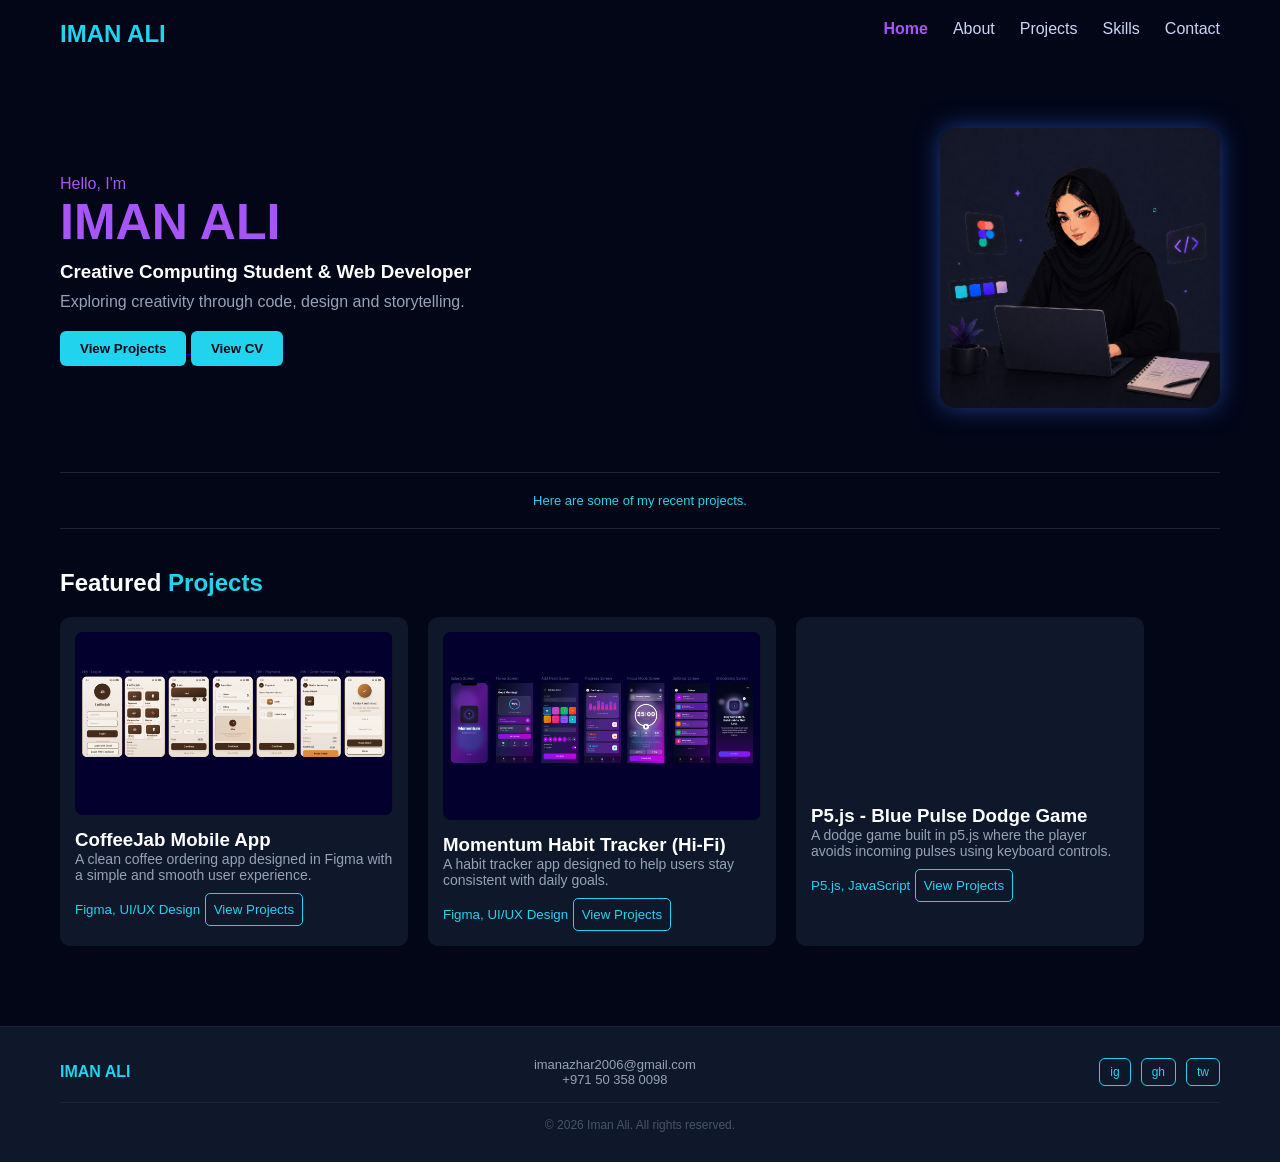
<file: index.html>
<!DOCTYPE html>
<html lang="en">

<head>
  <meta charset="UTF-8">
  <meta name="viewport" content="width=device-width, initial-scale=1.0">
  <title>Home</title>
  <link rel="stylesheet" href="style.css">
</head>

<body>

<!-- nav -->
<nav>
  <h2>IMAN ALI</h2>

  <ul>
    <li><a href="#" class="active">Home</a></li>
    <li><a href="about.html">About</a></li>
    <li><a href="projects.html">Projects</a></li>
    <li><a href="skills.html">Skills</a></li>
    <li><a href="contact.html">Contact</a></li>
  </ul>
</nav>

<!-- hero -->
<section class="hero">

  <div class="left">
    <p class="small">Hello, I'm</p>

    <h1>IMAN ALI</h1>

    <h3>Creative Computing Student & Web Developer</h3>

    <p class="desc">
      Exploring creativity through code, design and storytelling.
    </p>

    <a href="projects.html">
      <button>View Projects</button>
    </a>

    <a href="Images/Iman-Ali-CV.pdf" target="_blank"><button>View CV</button></a>
  </div>

  <div class="right">
    <img src="Images/avatar.png" alt="profile image">
  </div>

</section>

<!-- divider -->
<div class="divider">
  <p>Here are some of my recent projects.</p>
</div>

<!-- projects -->
<section class="projects">

  <h2>Featured <span>Projects</span></h2>

  <div class="cards">

    <!-- card -->
    <div class="card">

      <img src="Images/coffeejab-app-Hifi.png" alt="CoffeeJab Mobile app">

      <h3>CoffeeJab Mobile App</h3>

      <p>
        A clean coffee ordering app designed in Figma with a simple and smooth user experience.
      </p>

      <small>Figma, UI/UX Design</small>

      <a href="projects.html">
        <button>View Projects</button>
      </a>

    </div>

    <div class="card">

      <img src="Images/momentum-habit-tracker-HiFi.png" alt="Momentum Habit Tracking app">

      <h3>Momentum Habit Tracker (Hi-Fi)</h3>

      <p>
        A habit tracker app designed to help users stay consistent with daily goals.
      </p>

      <small>Figma, UI/UX Design</small>

      <a href="projects.html">
        <button>View Projects</button>
      </a>

    </div>

    <div class="card">

      <video width="100%" autoplay muted loop>
        <source src="Images/dodge-game.mp4" type="video/mp4">
      </video>

      <h3>P5.js - Blue Pulse Dodge Game</h3>

      <p>
        A dodge game built in p5.js where the player avoids incoming pulses using keyboard controls.
      </p>

      <small>P5.js, JavaScript</small>

      <a href="projects.html">
        <button>View Projects</button>
      </a>

    </div>

  </div>

</section>

<!-- footer -->
<footer>
  <div class="footer-content">
    <p class="footer-name">IMAN ALI</p>
    <div class="footer-info">
      <p>imanazhar2006@gmail.com</p>
      <p>+971 50 358 0098</p>
    </div>
    <div class="footer-socials">
      <a href="https://www.instagram.com/imanali.azhar/" target="_blank">ig</a>
      <a href="https://github.com/imanazhar2006" target="_blank">gh</a>
      <a href="https://x.com/iim1vx" target="_blank">tw</a>
    </div>
  </div>
  <p class="footer-bottom">© 2026 Iman Ali. All rights reserved.</p>
</footer>

<script src="script.js"></script>
</body>
</html>
</file>
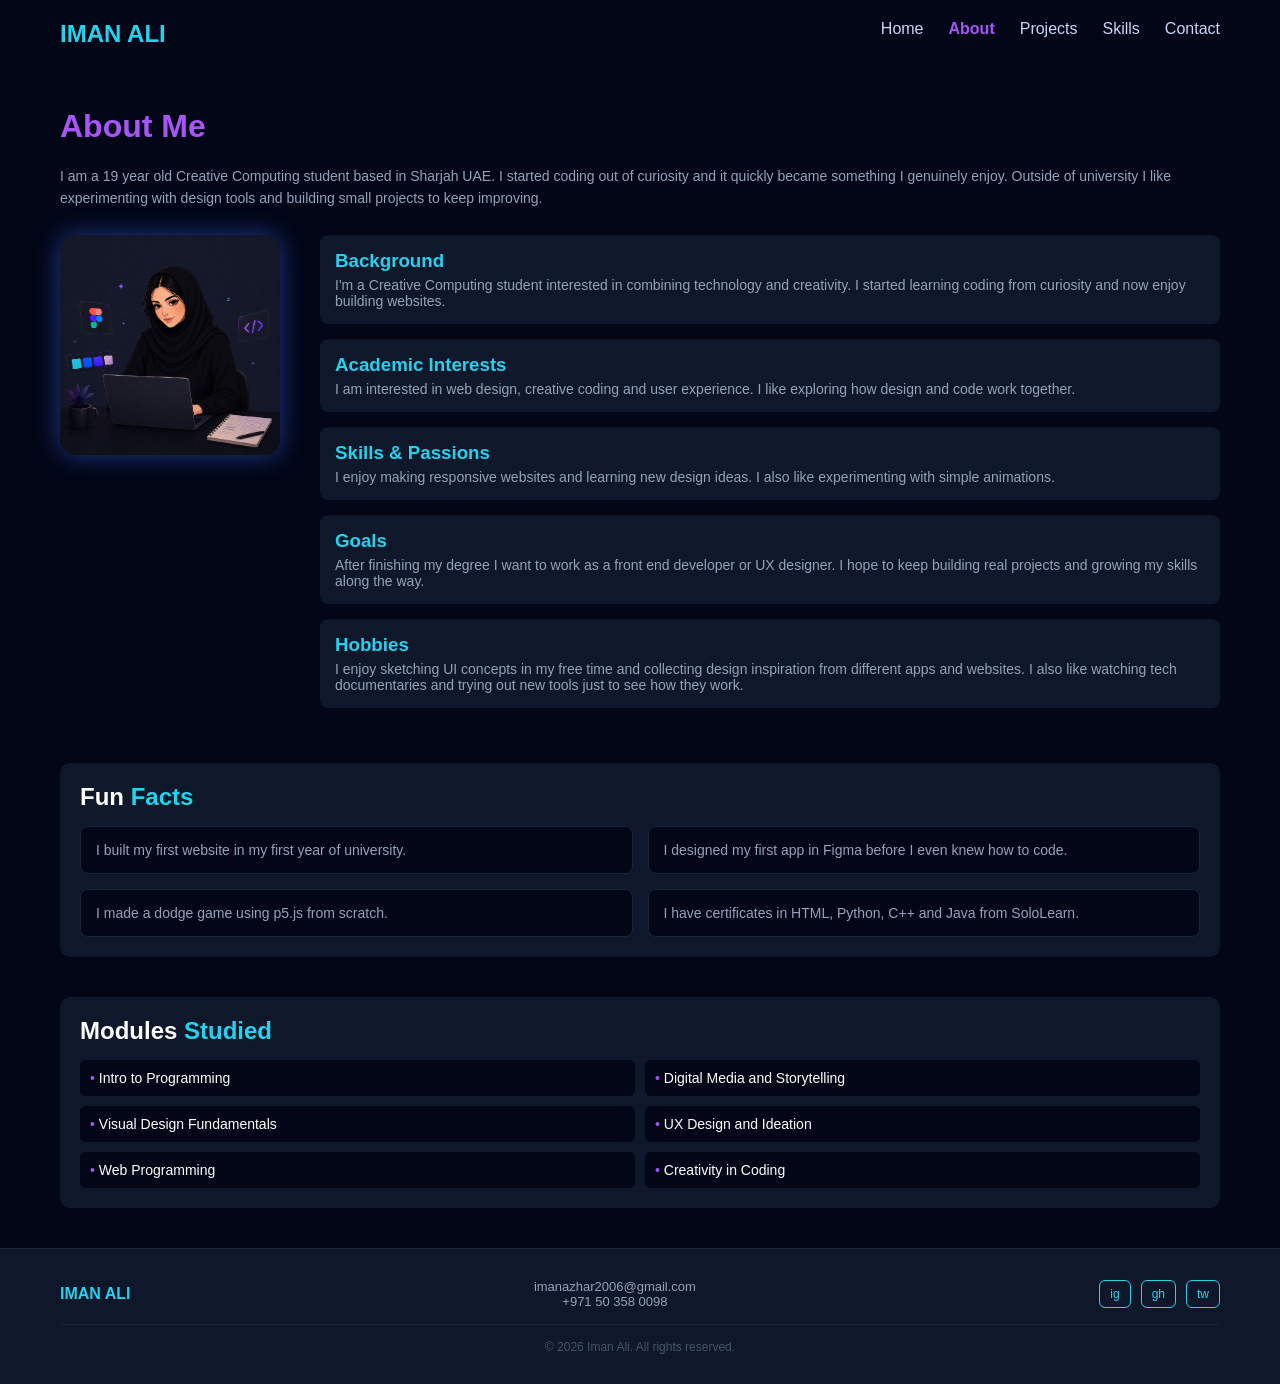
<file: about.html>
<!DOCTYPE html>
<html lang="en">

<head>
  <meta charset="UTF-8">
  <meta name="viewport" content="width=device-width, initial-scale=1.0">
  <title>About</title>
  <link rel="stylesheet" href="style.css">
</head>

<body>

<!-- nav -->
<nav>
  <h2>IMAN ALI</h2>

  <ul>
    <li><a href="index.html">Home</a></li>
    <li><a href="#" class="active">About</a></li>
    <li><a href="projects.html">Projects</a></li>
    <li><a href="skills.html">Skills</a></li>
    <li><a href="contact.html">Contact</a></li>
  </ul>
</nav>

<h1 class="title">About Me</h1>

<!-- intro -->
<p class="about-intro">I am a 19 year old Creative Computing student based in Sharjah UAE. I started coding out of curiosity and it quickly became something I genuinely enjoy. Outside of university I like experimenting with design tools and building small projects to keep improving.</p>

<div class="about">

  <div class="about-img">
    <img src="Images/avatar.png" alt="profile image">
  </div>

  <div class="about-text">

    <div class="box">
      <h3>Background</h3>

      <p>
        I'm a Creative Computing student interested in combining technology and creativity. I started learning coding from curiosity and now enjoy building websites.
      </p>
    </div>

    <div class="box">
      <h3>Academic Interests</h3>

      <p>
        I am interested in web design, creative coding and user experience. I like exploring how design and code work together.
      </p>
    </div>

    <div class="box">
      <h3>Skills & Passions</h3>

      <p>
        I enjoy making responsive websites and learning new design ideas. I also like experimenting with simple animations.
      </p>
    </div>

    <div class="box">
      <h3>Goals</h3>

      <p>
        After finishing my degree I want to work as a front end developer or UX designer. I hope to keep building real projects and growing my skills along the way.
      </p>
    </div>

    <div class="box">
      <h3>Hobbies</h3>

      <p>
        I enjoy sketching UI concepts in my free time and collecting design inspiration from different apps and websites. I also like watching tech documentaries and trying out new tools just to see how they work.
      </p>
    </div>

  </div>

</div>

<!-- fun facts -->
<div class="funfacts">
  <h2>Fun <span>Facts</span></h2>

  <div class="facts-list">
    <div class="fact-card">
      <p>I built my first website in my first year of university.</p>
    </div>
    <div class="fact-card">
      <p>I designed my first app in Figma before I even knew how to code.</p>
    </div>
    <div class="fact-card">
      <p>I made a dodge game using p5.js from scratch.</p>
    </div>
    <div class="fact-card">
      <p>I have certificates in HTML, Python, C++ and Java from SoloLearn.</p>
    </div>
  </div>
</div>

<!-- modules -->
<div class="modules">

  <h2>Modules <span>Studied</span></h2>

  <div class="module-list">
    <p><span style="color: #a855f7">•</span> Intro to Programming</p>
    <p><span style="color: #a855f7">•</span> Digital Media and Storytelling</p>
    <p><span style="color: #a855f7">•</span> Visual Design Fundamentals</p>
    <p><span style="color: #a855f7">•</span> UX Design and Ideation</p>
    <p><span style="color: #a855f7">•</span> Web Programming</p>
    <p><span style="color: #a855f7">•</span> Creativity in Coding</p>
  </div>

</div>

<!-- footer -->
<footer>
  <div class="footer-content">
    <p class="footer-name">IMAN ALI</p>
    <div class="footer-info">
      <p>imanazhar2006@gmail.com</p>
      <p>+971 50 358 0098</p>
    </div>
    <div class="footer-socials">
      <a href="https://www.instagram.com/imanali.azhar/" target="_blank">ig</a>
      <a href="https://github.com/imanazhar2006" target="_blank">gh</a>
      <a href="https://x.com/iim1vx" target="_blank">tw</a>
    </div>
  </div>
  <p class="footer-bottom">© 2026 Iman Ali. All rights reserved.</p>
</footer>

<script src="script.js"></script>
</body>
</html>
</file>
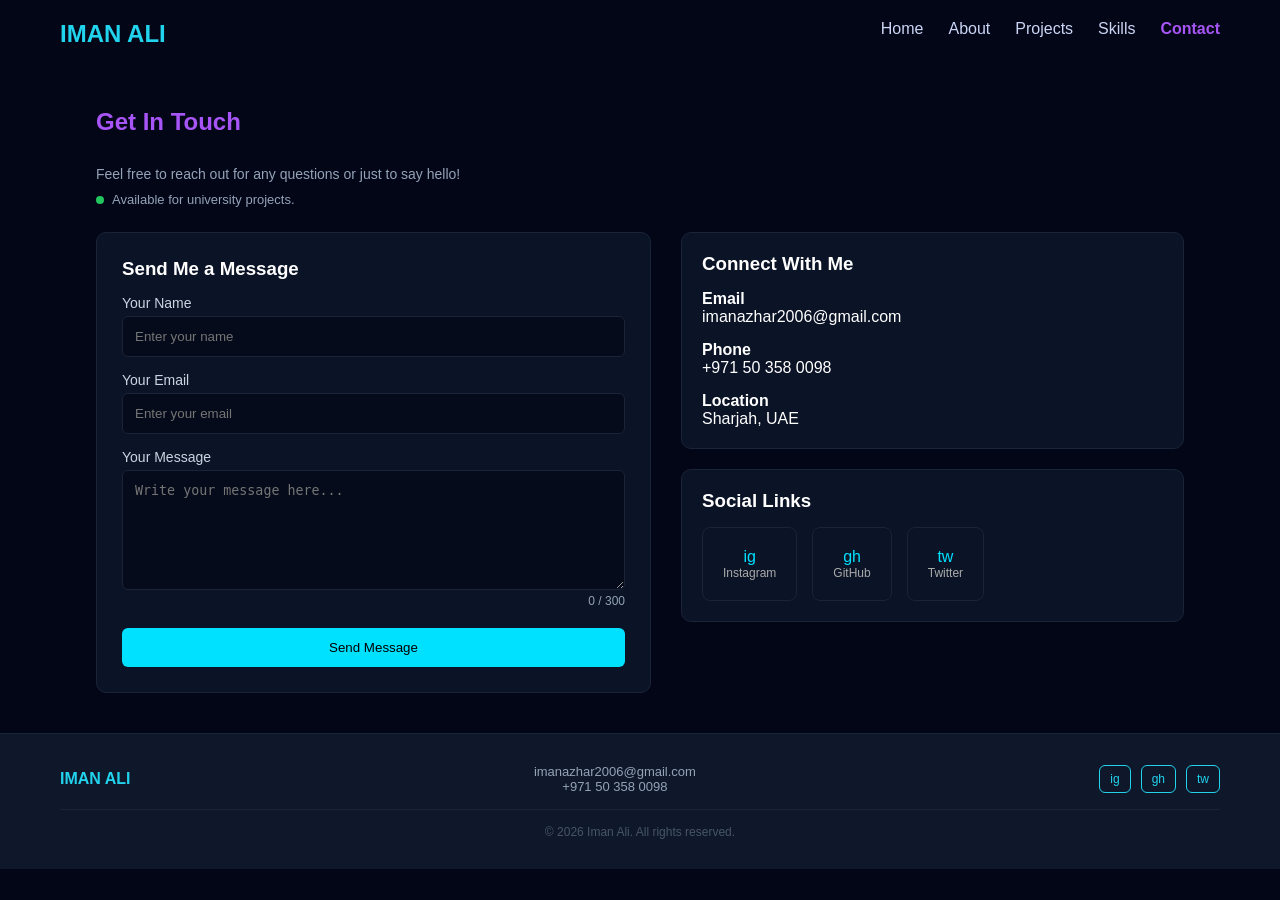
<file: contact.html>
<!DOCTYPE html>
<html lang="en">
<head>
    <meta charset="UTF-8">
    <meta name="viewport" content="width=device-width, initial-scale=1.0">
    <title>Contact</title>
    <link rel="stylesheet" href="style.css">
</head>

<body>

<!-- nav -->
<nav>
  <h2>IMAN ALI</h2>
  <ul>
    <li><a href="index.html">Home</a></li>
    <li><a href="about.html">About</a></li>
    <li><a href="projects.html">Projects</a></li>
    <li><a href="skills.html">Skills</a></li>
    <li><a href="#" class="active">Contact</a></li>
  </ul>
</nav>

<!-- contact section -->
<section class="contact">

    <h1>Get In Touch</h1>
    <p class="contact-intro">Feel free to reach out for any questions or just to say hello!</p>
    <p class="availability"><span class="dot"></span>Available for university projects.</p>

    <div class="contact-container">

        <!-- form -->
        <form class="form-box" action="https://formspree.io/f/xaqkwwwz" method="POST" onsubmit="validateForm(event)">
           <h3>Send Me a Message</h3>
           <label>Your Name</label>
           <input id="name" name="name" type="text" placeholder="Enter your name" required>
           <label>Your Email</label>
           <input id="email" name="email" type="email" placeholder="Enter your email" required>
           <label>Your Message</label>
           <textarea id="message" name="message" placeholder="Write your message here..." required></textarea>
           <p id="charCount" style="font-size: 12px; color: #94a3b8; text-align: right;">0 / 300</p>
           <button type="submit">Send Message</button>
           <p id="feedback"></p>
        </form>

        <!-- right side -->
        <div class="right-box">

            <div class="info-box">
                <h3>Connect With Me</h3>

                <div class="info">
                    <p><b>Email</b></p>
                    <p>imanazhar2006@gmail.com</p>
                </div>

                <div class="info">
                    <p><b>Phone</b></p>
                    <p>+971 50 358 0098</p>
                </div>

                <div class="info">
                    <p><b>Location</b></p>
                    <p>Sharjah, UAE</p>
                </div>
            </div>

            <div class="social-box">
                <h3>Social Links</h3>

                <div class="socials">
                    <a href="https://www.instagram.com/imanali.azhar/" target="_blank">
                        <div class="social-card">ig<br><span>Instagram</span></div>
                    </a>
                    <a href="https://github.com/imanazhar2006" target="_blank">
                        <div class="social-card">gh<br><span>GitHub</span></div>
                    </a>
                    <a href="https://x.com/iim1vx" target="_blank">
                        <div class="social-card">tw<br><span>Twitter</span></div>
                    </a>
                </div>
            </div>

        </div>
    </div>
    
</section>

<!-- footer -->
<footer>
  <div class="footer-content">
    <p class="footer-name">IMAN ALI</p>
    <div class="footer-info">
      <p>imanazhar2006@gmail.com</p>
      <p>+971 50 358 0098</p>
    </div>
    <div class="footer-socials">
      <a href="https://www.instagram.com/imanali.azhar/" target="_blank">ig</a>
      <a href="https://github.com/imanazhar2006" target="_blank">gh</a>
      <a href="https://x.com/iim1vx" target="_blank">tw</a>
    </div>
  </div>
  <p class="footer-bottom">© 2026 Iman Ali. All rights reserved.</p>
</footer>

<script src="script.js"></script>
</body>
</html>
</file>
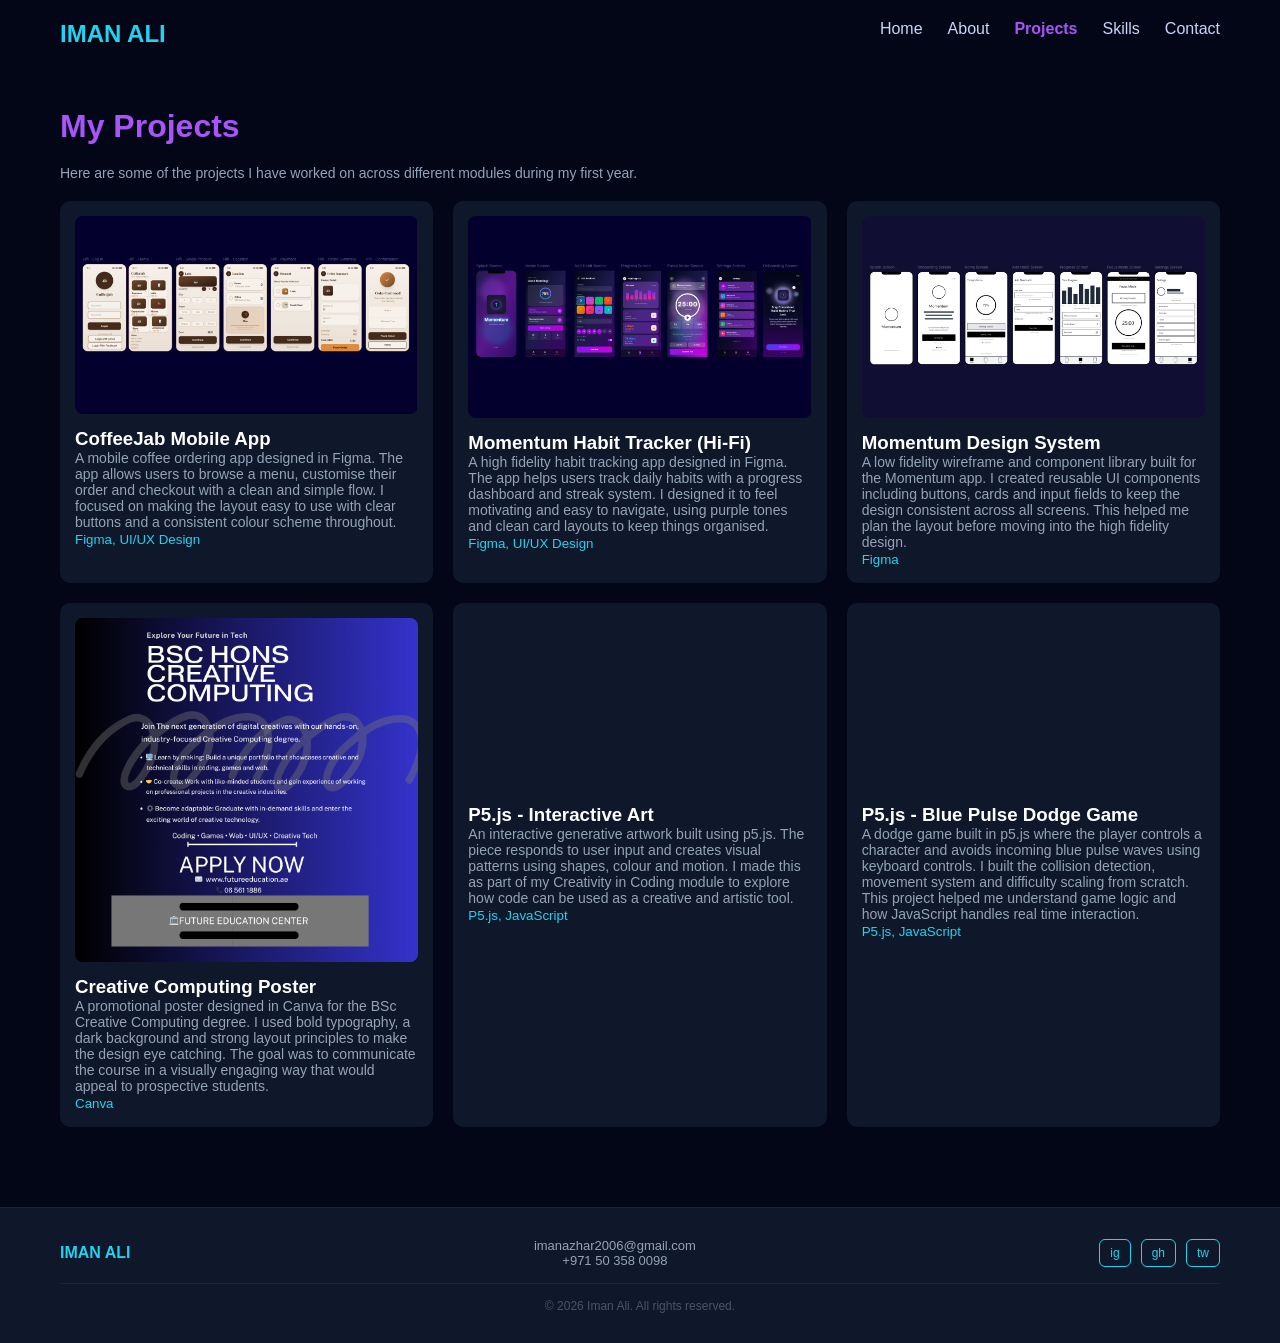
<file: projects.html>
<!DOCTYPE html>
<html lang="en">

<head>
  <meta charset="UTF-8">
  <meta name="viewport" content="width=device-width, initial-scale=1.0">
  <title>Projects</title>
  <link rel="stylesheet" href="style.css">
</head>

<body>

<!-- nav -->
<nav>
  <h2>IMAN ALI</h2>

  <ul>
    <li><a href="index.html">Home</a></li>
    <li><a href="about.html">About</a></li>
    <li><a href="#" class="active">Projects</a></li>
    <li><a href="skills.html">Skills</a></li>
    <li><a href="contact.html">Contact</a></li>
  </ul>
</nav>

<h1 class="title">My Projects</h1>
<p class="projects-intro">Here are some of the projects I have worked on across different modules during my first year.</p>

<!-- projects -->
<div class="projects-page">

  <!-- card -->
  <div class="p-card">

    <img src="Images/coffeejab-app-Hifi.png" alt="CoffeeJab app">

    <h3>CoffeeJab Mobile App</h3>

    <p>
      A mobile coffee ordering app designed in Figma. The app allows users to browse a menu, customise their order and checkout with a clean and simple flow. I focused on making the layout easy to use with clear buttons and a consistent colour scheme throughout.
    </p>

    <small>Figma, UI/UX Design</small>

  </div>

  <div class="p-card">

    <img src="Images/momentum-habit-tracker-HiFi.png" alt="Momentum Habit Tracking app">

    <h3>Momentum Habit Tracker (Hi-Fi)</h3>

    <p>
      A high fidelity habit tracking app designed in Figma. The app helps users track daily habits with a progress dashboard and streak system. I designed it to feel motivating and easy to navigate, using purple tones and clean card layouts to keep things organised.
    </p>

    <small>Figma, UI/UX Design</small>

  </div>

  <div class="p-card">

    <img src="Images/momentum-habit-tracker-LoFi.png" alt="Momentum design system">

    <h3>Momentum Design System</h3>

    <p>
      A low fidelity wireframe and component library built for the Momentum app. I created reusable UI components including buttons, cards and input fields to keep the design consistent across all screens. This helped me plan the layout before moving into the high fidelity design.
    </p>

    <small>Figma</small>

  </div>

  <!-- row 2 -->
  <div class="p-card">

    <img src="Images/cc-poster-canva.png" alt="Creative Computing poster">

    <h3>Creative Computing Poster</h3>

    <p>
      A promotional poster designed in Canva for the BSc Creative Computing degree. I used bold typography, a dark background and strong layout principles to make the design eye catching. The goal was to communicate the course in a visually engaging way that would appeal to prospective students.
    </p>

    <small>Canva</small>

  </div>

  <div class="p-card">

    <video width="100%" autoplay muted loop>
      <source src="Images/interactive-art.mp4" type="video/mp4">
    </video>

    <h3>P5.js - Interactive Art</h3>

    <p>
      An interactive generative artwork built using p5.js. The piece responds to user input and creates visual patterns using shapes, colour and motion. I made this as part of my Creativity in Coding module to explore how code can be used as a creative and artistic tool.
    </p>

    <small>P5.js, JavaScript</small>

  </div>

  <div class="p-card">

    <video width="100%" autoplay muted loop>
      <source src="Images/dodge-game.mp4" type="video/mp4">
    </video>

    <h3>P5.js - Blue Pulse Dodge Game</h3>

    <p>
      A dodge game built in p5.js where the player controls a character and avoids incoming blue pulse waves using keyboard controls. I built the collision detection, movement system and difficulty scaling from scratch. This project helped me understand game logic and how JavaScript handles real time interaction.
    </p>

    <small>P5.js, JavaScript</small>

  </div>

</div>

<!-- footer -->
<footer>
  <div class="footer-content">
    <p class="footer-name">IMAN ALI</p>
    <div class="footer-info">
      <p>imanazhar2006@gmail.com</p>
      <p>+971 50 358 0098</p>
    </div>
    <div class="footer-socials">
      <a href="https://www.instagram.com/imanali.azhar/" target="_blank">ig</a>
      <a href="https://github.com/imanazhar2006" target="_blank">gh</a>
      <a href="https://x.com/iim1vx" target="_blank">tw</a>
    </div>
  </div>
  <p class="footer-bottom">© 2026 Iman Ali. All rights reserved.</p>
</footer>

<script src="script.js"></script>
</body>
</html>
</file>
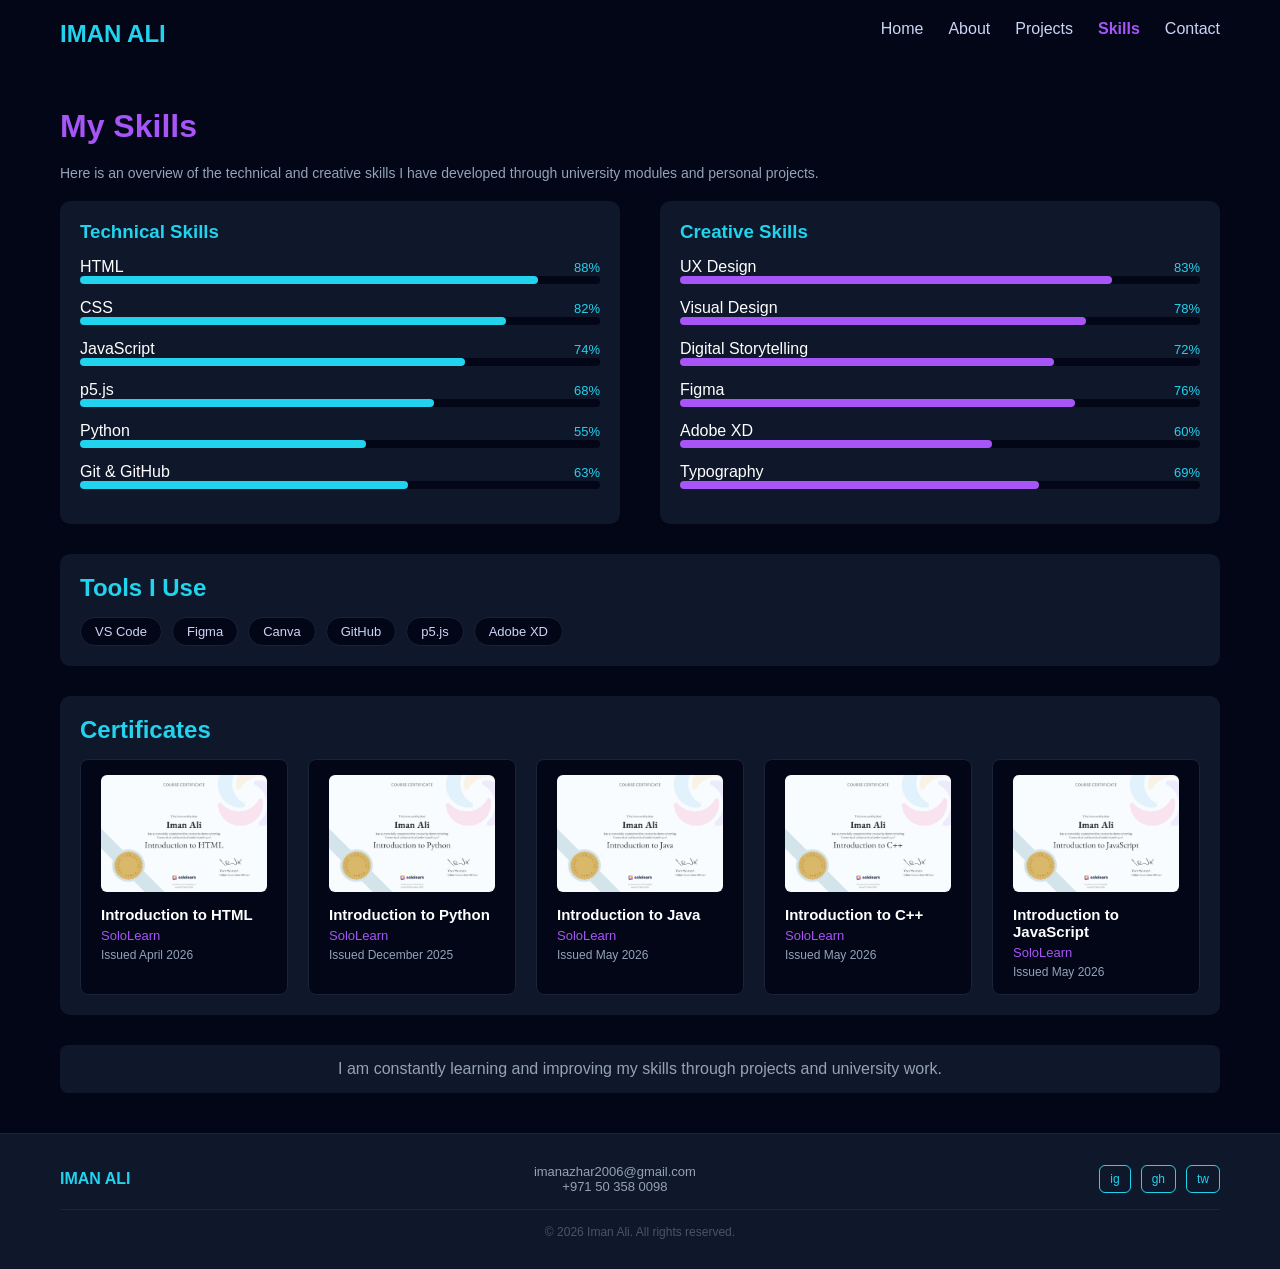
<file: skills.html>
<!DOCTYPE html>
<html lang="en">

<head>
  <meta charset="UTF-8">
  <meta name="viewport" content="width=device-width, initial-scale=1.0">
  <title>Skills</title>
  <link rel="stylesheet" href="style.css">
</head>

<body>

<!-- nav -->
<nav>
  <h2>IMAN ALI</h2>

  <ul>
    <li><a href="index.html">Home</a></li>
    <li><a href="about.html">About</a></li>
    <li><a href="projects.html">Projects</a></li>
    <li><a href="#" class="active">Skills</a></li>
    <li><a href="contact.html">Contact</a></li>
  </ul>
</nav>

<h1 class="title">My Skills</h1>

<!-- intro -->
<p class="skills-intro">Here is an overview of the technical and creative skills I have developed through university modules and personal projects.</p>

<!-- skills -->
<div class="skills">

  <div class="skill-box">

    <h3>Technical Skills</h3>

    <div class="skill-row">
      <p>HTML</p>
      <span class="percent">88%</span>
    </div>
    <div class="bar"><div style="width: 88%"></div></div>

    <div class="skill-row">
      <p>CSS</p>
      <span class="percent">82%</span>
    </div>
    <div class="bar"><div style="width: 82%"></div></div>

    <div class="skill-row">
      <p>JavaScript</p>
      <span class="percent">74%</span>
    </div>
    <div class="bar"><div style="width: 74%"></div></div>

    <div class="skill-row">
      <p>p5.js</p>
      <span class="percent">68%</span>
    </div>
    <div class="bar"><div style="width: 68%"></div></div>

    <div class="skill-row">
      <p>Python</p>
      <span class="percent">55%</span>
    </div>
    <div class="bar"><div style="width: 55%"></div></div>

    <div class="skill-row">
      <p>Git & GitHub</p>
      <span class="percent">63%</span>
    </div>
    <div class="bar"><div style="width: 63%"></div></div>

  </div>

  <div class="skill-box">

    <h3 class="purple">Creative Skills</h3>

    <div class="skill-row">
      <p>UX Design</p>
      <span class="percent">83%</span>
    </div>
    <div class="bar purple-bar"><div style="width: 83%"></div></div>

    <div class="skill-row">
      <p>Visual Design</p>
      <span class="percent">78%</span>
    </div>
    <div class="bar purple-bar"><div style="width: 78%"></div></div>

    <div class="skill-row">
      <p>Digital Storytelling</p>
      <span class="percent">72%</span>
    </div>
    <div class="bar purple-bar"><div style="width: 72%"></div></div>

    <div class="skill-row">
      <p>Figma</p>
      <span class="percent">76%</span>
    </div>
    <div class="bar purple-bar"><div style="width: 76%"></div></div>

    <div class="skill-row">
      <p>Adobe XD</p>
      <span class="percent">60%</span>
    </div>
    <div class="bar purple-bar"><div style="width: 60%"></div></div>

    <div class="skill-row">
      <p>Typography</p>
      <span class="percent">69%</span>
    </div>
    <div class="bar purple-bar"><div style="width: 69%"></div></div>

  </div>

</div>

<!-- tools -->
<div class="tools">
  <h2>Tools I Use</h2>
  <div class="tool-list">
    <span>VS Code</span>
    <span>Figma</span>
    <span>Canva</span>
    <span>GitHub</span>
    <span>p5.js</span>
    <span>Adobe XD</span>
  </div>
</div>

<!-- certificates -->
<div class="certificates">
  <h2>Certificates</h2>

  <div class="cert-list">

    <div class="cert-card">
     <img src="Images/html-certficate.jpg" alt="HTML Certificate">
     <p class="cert-title">Introduction to HTML</p>
     <p class="cert-issuer">SoloLearn</p>
     <p class="cert-date">Issued April 2026</p>
   </div>

   <div class="cert-card">
    <img src="Images/python-certificate.jpg" alt="Python Certificate">
    <p class="cert-title">Introduction to Python</p>
    <p class="cert-issuer">SoloLearn</p>
    <p class="cert-date">Issued December 2025</p>
   </div>

  <div class="cert-card">
  <img src="Images/java-certificate.jpg" alt="Java Certificate">
  <p class="cert-title">Introduction to Java</p>
  <p class="cert-issuer">SoloLearn</p>
  <p class="cert-date">Issued May 2026</p>
  </div>   

  <div class="cert-card">
  <img src="Images/c++-certficate.jpg" alt="C++ Certificate">
  <p class="cert-title">Introduction to C++</p>
  <p class="cert-issuer">SoloLearn</p>
  <p class="cert-date">Issued May 2026</p>
  </div>   

  <div class="cert-card">
  <img src="Images/javascript-certificate.jpg" alt="C++ Certificate">
  <p class="cert-title">Introduction to JavaScript</p>
  <p class="cert-issuer">SoloLearn</p>
  <p class="cert-date">Issued May 2026</p>
  </div> 

  </div>
</div>

<div class="skills-text">
  <p>
    I am constantly learning and improving my skills through projects and university work.
  </p>
</div>

<!-- footer -->
<footer>
  <div class="footer-content">
    <p class="footer-name">IMAN ALI</p>
    <div class="footer-info">
      <p>imanazhar2006@gmail.com</p>
      <p>+971 50 358 0098</p>
    </div>
    <div class="footer-socials">
      <a href="https://www.instagram.com/imanali.azhar/" target="_blank">ig</a>
      <a href="https://github.com/imanazhar2006" target="_blank">gh</a>
      <a href="https://x.com/iim1vx" target="_blank">tw</a>
    </div>
  </div>
  <p class="footer-bottom">© 2026 Iman Ali. All rights reserved.</p>
</footer>

<script src="script.js"></script>
</body>
</html>
</file>
<file: style.css>
/* reset */
* {
  margin: 0;
  padding: 0;
  box-sizing: border-box;
}

/* body */
body {
  font-family: Calibri, sans-serif;
  background: #020617;
  color: white;
}

/* nav */
nav {
  display: flex;
  justify-content: space-between;
  padding: 20px 60px;
}

nav h2 {
  color: #22d3ee;
}

nav ul {
  display: flex;
  list-style: none;
  gap: 25px;
}

nav a {
  text-decoration: none;
  color: #cbd5f5;
}

nav a:hover {
  color: #a855f7;
}

nav a.active {
  color: #a855f7;
  font-weight: bold;
}

/* hero */
.hero {
  display: flex;
  justify-content: space-between;
  align-items: center;
  padding: 60px;
}

.small {
  color: #a855f7;
}

.hero h1 {
  font-size: 50px;
  color: #a855f7;
}

.hero h3 {
  margin: 10px 0;
}

.desc {
  color: #94a3b8;
  margin-bottom: 20px;
}

.hero button {
  padding: 10px 20px;
  background: #22d3ee;
  border: none;
  border-radius: 6px;
  cursor: pointer;
  color: #020617;
  font-weight: bold;
}

/* image */
.right img {
  width: 280px;
  border-radius: 16px;
  box-shadow: 0 0 25px #1e3a8a;
}

.divider {
  text-align: center;
  padding: 20px 60px;
  color: #22d3ee;
  font-size: 13px;
  border-top: 1px solid #1a2338;
  border-bottom: 1px solid #1a2338;
  margin: 0 60px;
}

/* title */
.title {
  padding: 40px 60px 20px;
  color: #a855f7;
}

/* hover */
.card,
.p-card {
  transition: 0.3s;
}

.card:hover,
.p-card:hover {
  transform: scale(1.05);
}

/* projects section */
.projects {
  padding: 40px 60px;
}

.projects span {
  color: #22d3ee;
}

.cards {
  display: flex;
  gap: 20px;
  margin-top: 20px;
}

/* card */
.card {
  background: #0f172a;
  padding: 15px;
  border-radius: 10px;
  width: 30%;
}

.card img {
  width: 100%;
  border-radius: 8px;
}

.card h3 {
  margin-top: 10px;
}

.card p {
  color: #94a3b8;
  font-size: 14px;
}

.card small {
  color: #22d3ee;
}

.card button {
  margin-top: 10px;
  padding: 8px;
  border: 1px solid #22d3ee;
  background: transparent;
  color: #22d3ee;
  border-radius: 5px;
  cursor: pointer;
}

.card video, .p-card video {
  border-radius: 8px;
}

/* about */
.about-intro {
  padding: 0 60px 25px;
  color: #94a3b8;
  font-size: 14px;
  line-height: 1.6;
}

.about {
  display: flex;
  gap: 40px;
  padding: 0 60px;
}

.about-img img {
  width: 220px;
  border-radius: 16px;
  box-shadow: 0 0 25px #1e3a8a;
}

.about-text {
  flex: 1;
}

/* box */
.box {
  background: #0f172a;
  padding: 15px;
  border-radius: 8px;
  margin-bottom: 15px;
}

.box h3 {
  color: #22d3ee;
  margin-bottom: 5px;
}

.box p {
  color: #94a3b8;
  font-size: 14px;
}

/* fun facts */
.funfacts {
  margin: 40px 60px;
  background: #0f172a;
  padding: 20px;
  border-radius: 10px;
}

.funfacts h2 {
  margin-bottom: 15px;
}

.funfacts span {
  color: #22d3ee;
}

.facts-list {
  display: grid;
  grid-template-columns: 1fr 1fr;
  gap: 15px;
}

.fact-card {
  background: #020617;
  padding: 15px;
  border-radius: 8px;
  border: 1px solid #1a2338;
  color: #94a3b8;
  font-size: 14px;
}

/* modules */
.modules {
  margin: 40px 60px;
  background: #0f172a;
  padding: 20px;
  border-radius: 10px;
}

.modules span {
  color: #22d3ee;
}

.module-list {
  display: grid;
  grid-template-columns: 1fr 1fr;
  margin-top: 15px;
  gap: 10px;
}

.module-list p {
  background: #020617;
  padding: 10px;
  border-radius: 6px;
  font-size: 14px;
}

/* projects page */
.projects-intro {
  padding: 0 60px 20px;
  color: #94a3b8;
  font-size: 14px;
}

.projects-page {
  display: grid;
  grid-template-columns: repeat(3, 1fr);
  gap: 20px;
  padding: 0 60px 40px;
}

/* project card */
.p-card {
  background: #0f172a;
  padding: 15px;
  border-radius: 10px;
}

.p-card img {
  width: 100%;
  border-radius: 8px;
}

.p-card h3 {
  margin-top: 10px;
}

.p-card p {
  font-size: 14px;
  color: #94a3b8;
}

.p-card small {
  color: #22d3ee;
}

/* skills */
.skills-intro {
  padding: 0 60px 20px;
  color: #94a3b8;
  font-size: 14px;
}

.skills {
  display: flex;
  gap: 40px;
  padding: 0 60px;
}

.skill-box {
  background: #0f172a;
  padding: 20px;
  border-radius: 10px;
  width: 50%;
}

.skill-box h3 {
  color: #22d3ee;
  margin-bottom: 15px;
}

.purple {
  color: #a855f7;
}

/* skill row */
.skill-row {
  display: flex;
  justify-content: space-between;
  align-items: center;
}

.percent {
  font-size: 13px;
  color: #22d3ee;
}

/* bars */
.bar {
  background: #020617;
  height: 8px;
  border-radius: 5px;
  margin-bottom: 15px;
}

.bar div {
  background: #22d3ee;
  height: 100%;
  border-radius: 5px;
}

.purple-bar div {
  background: #a855f7;
}

/* skills text */
.skills-text {
  margin: 30px 60px;
  background: #0f172a;
  padding: 15px;
  border-radius: 8px;
  text-align: center;
  color: #94a3b8;
}

/* tools */
.tools {
  margin: 30px 60px;
  background: #0f172a;
  padding: 20px;
  border-radius: 10px;
}

.tools h2 {
  color: #22d3ee;
  margin-bottom: 15px;
}

.tool-list {
  display: flex;
  flex-wrap: wrap;
  gap: 10px;
}

.tool-list span {
  background: #020617;
  color: #cbd5f5;
  padding: 6px 14px;
  border-radius: 20px;
  font-size: 13px;
  border: 1px solid #1a2338;
}

/* certificates */
.certificates {
  margin: 30px 60px;
  background: #0f172a;
  padding: 20px;
  border-radius: 10px;
}

.certificates h2 {
  color: #22d3ee;
  margin-bottom: 15px;
}

.cert-list {
  display: flex;
  gap: 20px;
}

.cert-card {
  background: #020617;
  padding: 15px 20px;
  border-radius: 8px;
  border: 1px solid #1a2338;
  flex: 1;
}

.cert-card img {
  width: 100%;
  border-radius: 6px;
  margin-bottom: 10px;
}

.cert-title {
  color: white;
  font-size: 15px;
  font-weight: bold;
  margin-bottom: 5px;
}

.cert-issuer {
  color: #a855f7;
  font-size: 13px;
  margin-bottom: 5px;
}

.cert-date {
  color: #94a3b8;
  font-size: 12px;
}

/* contact */
.contact-intro {
  color: #94a3b8;
  font-size: 14px;
  margin-bottom: 10px;
}

.availability {
  display: flex;
  align-items: center;
  gap: 8px;
  font-size: 13px;
  color: #94a3b8;
  margin-bottom: 25px;
}

.dot {
  width: 8px;
  height: 8px;
  background: #22c55e;
  border-radius: 50%;
  display: inline-block;
}

.contact {
  width: 85%;
  margin: 40px auto;
}

.contact h1 {
  color: #a855f7;
  margin-bottom: 30px;
}

.contact-container {
  display: flex;
  gap: 30px;
}

.form-box {
  flex: 1;
  background: #0b1326;
  padding: 25px;
  border-radius: 10px;
  border: 1px solid #1a2338;
}

.form-box label {
  display: block;
  margin-top: 15px;
  font-size: 14px;
  color: #cbd5e1;
}

.form-box input,
.form-box textarea {
  width: 100%;
  margin-top: 5px;
  padding: 12px;
  background: #050b1a;
  border: 1px solid #1a2338;
  color: white;
  border-radius: 6px;
}

.form-box textarea {
  height: 120px;
}

.form-box button {
  margin-top: 20px;
  width: 100%;
  padding: 12px;
  background: #00e0ff;
  border: none;
  border-radius: 6px;
  cursor: pointer;
}

.right-box {
  flex: 1;
  display: flex;
  flex-direction: column;
  gap: 20px;
}

.info-box,
.social-box {
  background: #0b1326;
  padding: 20px;
  border-radius: 10px;
  border: 1px solid #1a2338;
}

.info {
  margin-top: 15px;
}

.socials {
  display: flex;
  gap: 15px;
  margin-top: 15px;
}

.socials a {
  text-decoration: none;
}

/* social cards */
.social-card {
  flex: 1;
  text-align: center;
  padding: 20px;
  border: 1px solid #1a2338;
  border-radius: 8px;
  color: #00e0ff;
  cursor: pointer;
}

.social-card span {
  display: block;
  color: #aaa;
  font-size: 12px;
}

/* footer */
footer {
  background: #0f172a;
  padding: 30px 60px;
  margin-top: 40px;
  border-top: 1px solid #1a2338;
}

.footer-content {
  display: flex;
  justify-content: space-between;
  align-items: center;
  margin-bottom: 15px;
}

.footer-name {
  color: #22d3ee;
  font-weight: bold;
  font-size: 16px;
}

.footer-info p {
  color: #94a3b8;
  font-size: 13px;
  text-align: center;
}

.footer-socials {
  display: flex;
  gap: 10px;
}

.footer-socials a {
  text-decoration: none;
  color: #22d3ee;
  border: 1px solid #22d3ee;
  padding: 6px 10px;
  border-radius: 6px;
  font-size: 12px;
}

.footer-socials a:hover {
  background: #22d3ee;
  color: #020617;
}

.footer-bottom {
  text-align: center;
  color: #475569;
  font-size: 12px;
  border-top: 1px solid #1a2338;
  padding-top: 15px;
}

/* mobile */
 @media (max-width: 767px) {
  nav { flex-direction: column; align-items: center; padding: 20px; gap: 15px; }
  nav ul { flex-wrap: wrap; justify-content: center; gap: 15px; }
  .hero { flex-direction: column; padding: 30px 20px; text-align: center; gap: 30px; }
  .hero h1 { font-size: 32px; }
  .right img { width: 180px; }
  .cards { flex-direction: column; }
  .card { width: 100%; }
  .projects-page { grid-template-columns: 1fr; padding: 0 20px; }
  .about { flex-direction: column; padding: 0 20px; }
  .skills { flex-direction: column; padding: 0 20px; }
  .skill-box { width: 100%; }
  .contact-container { flex-direction: column; }
  .footer-content { flex-direction: column; text-align: center; gap: 15px; }
}

@media (min-width: 768px) and (max-width: 1023px) {
  /* tablet */
}

@media (min-width: 1024px) {
  /* desktop */
}
</file>
